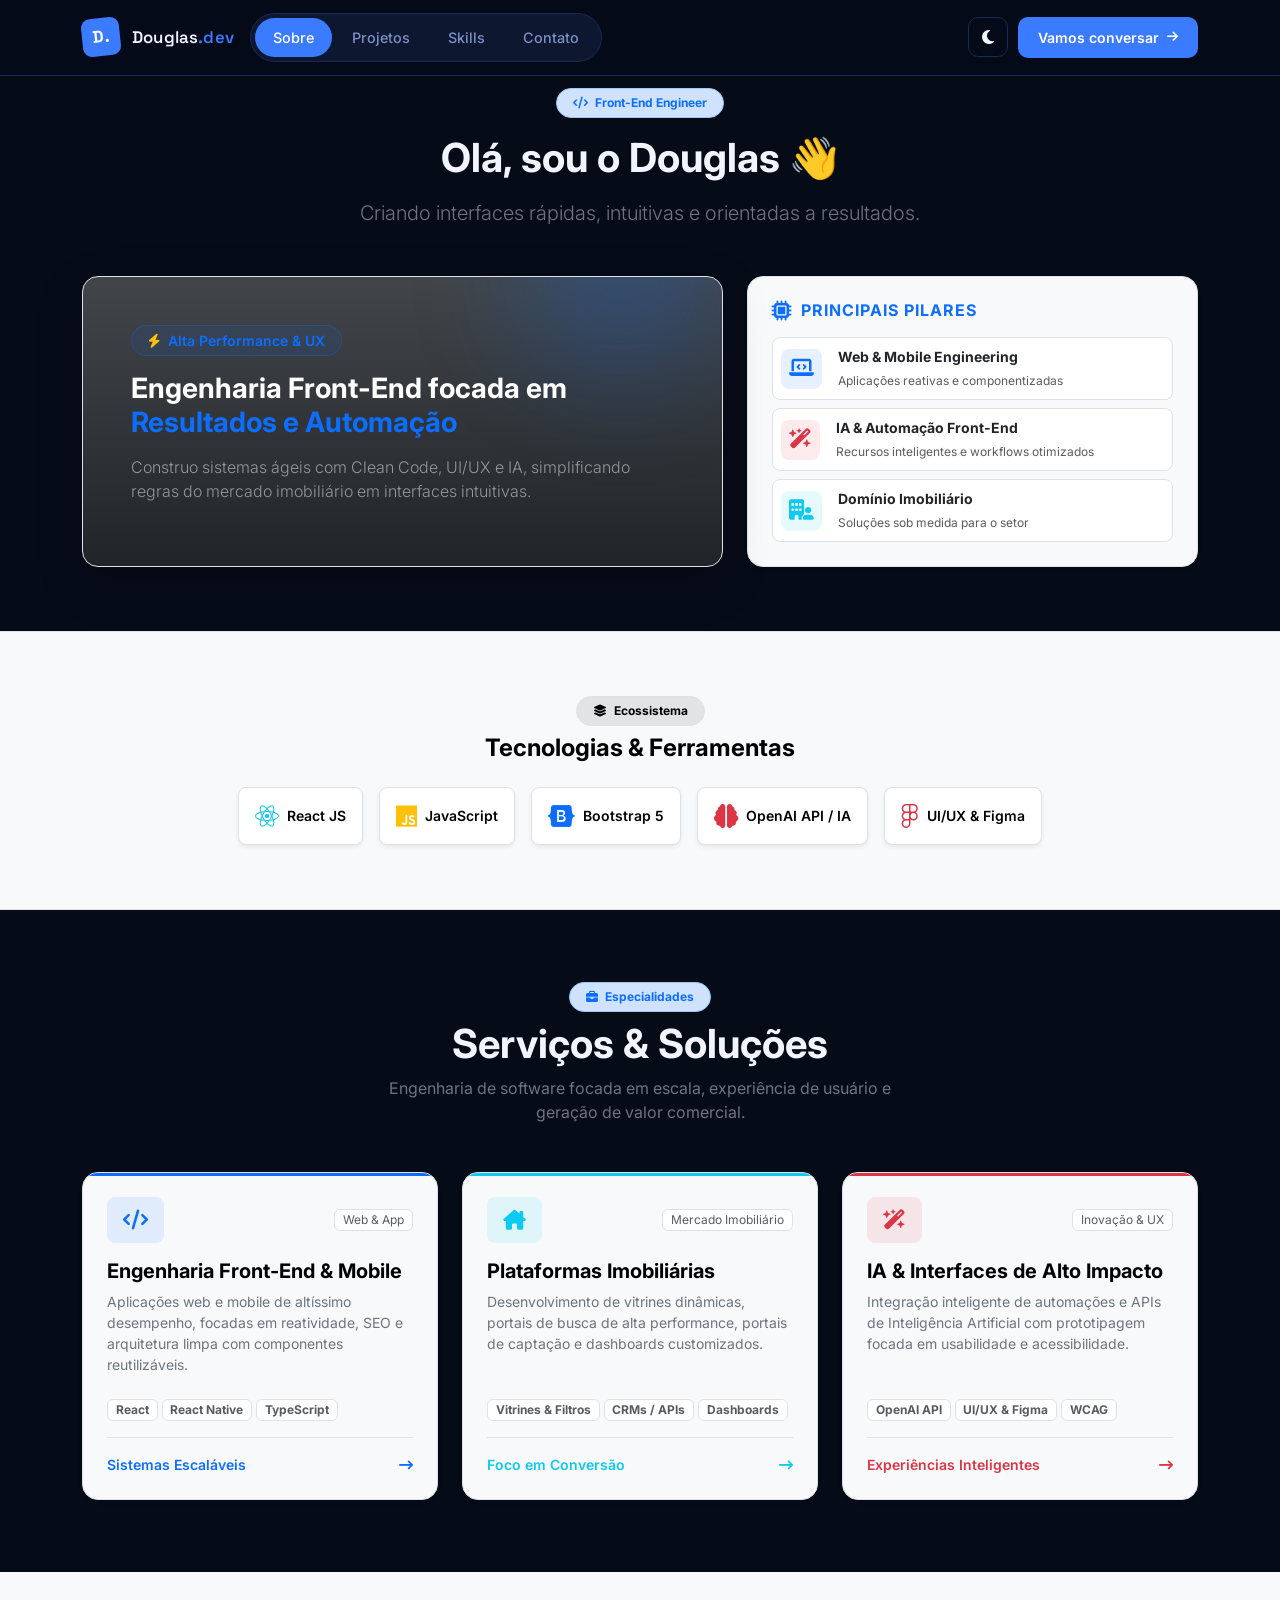
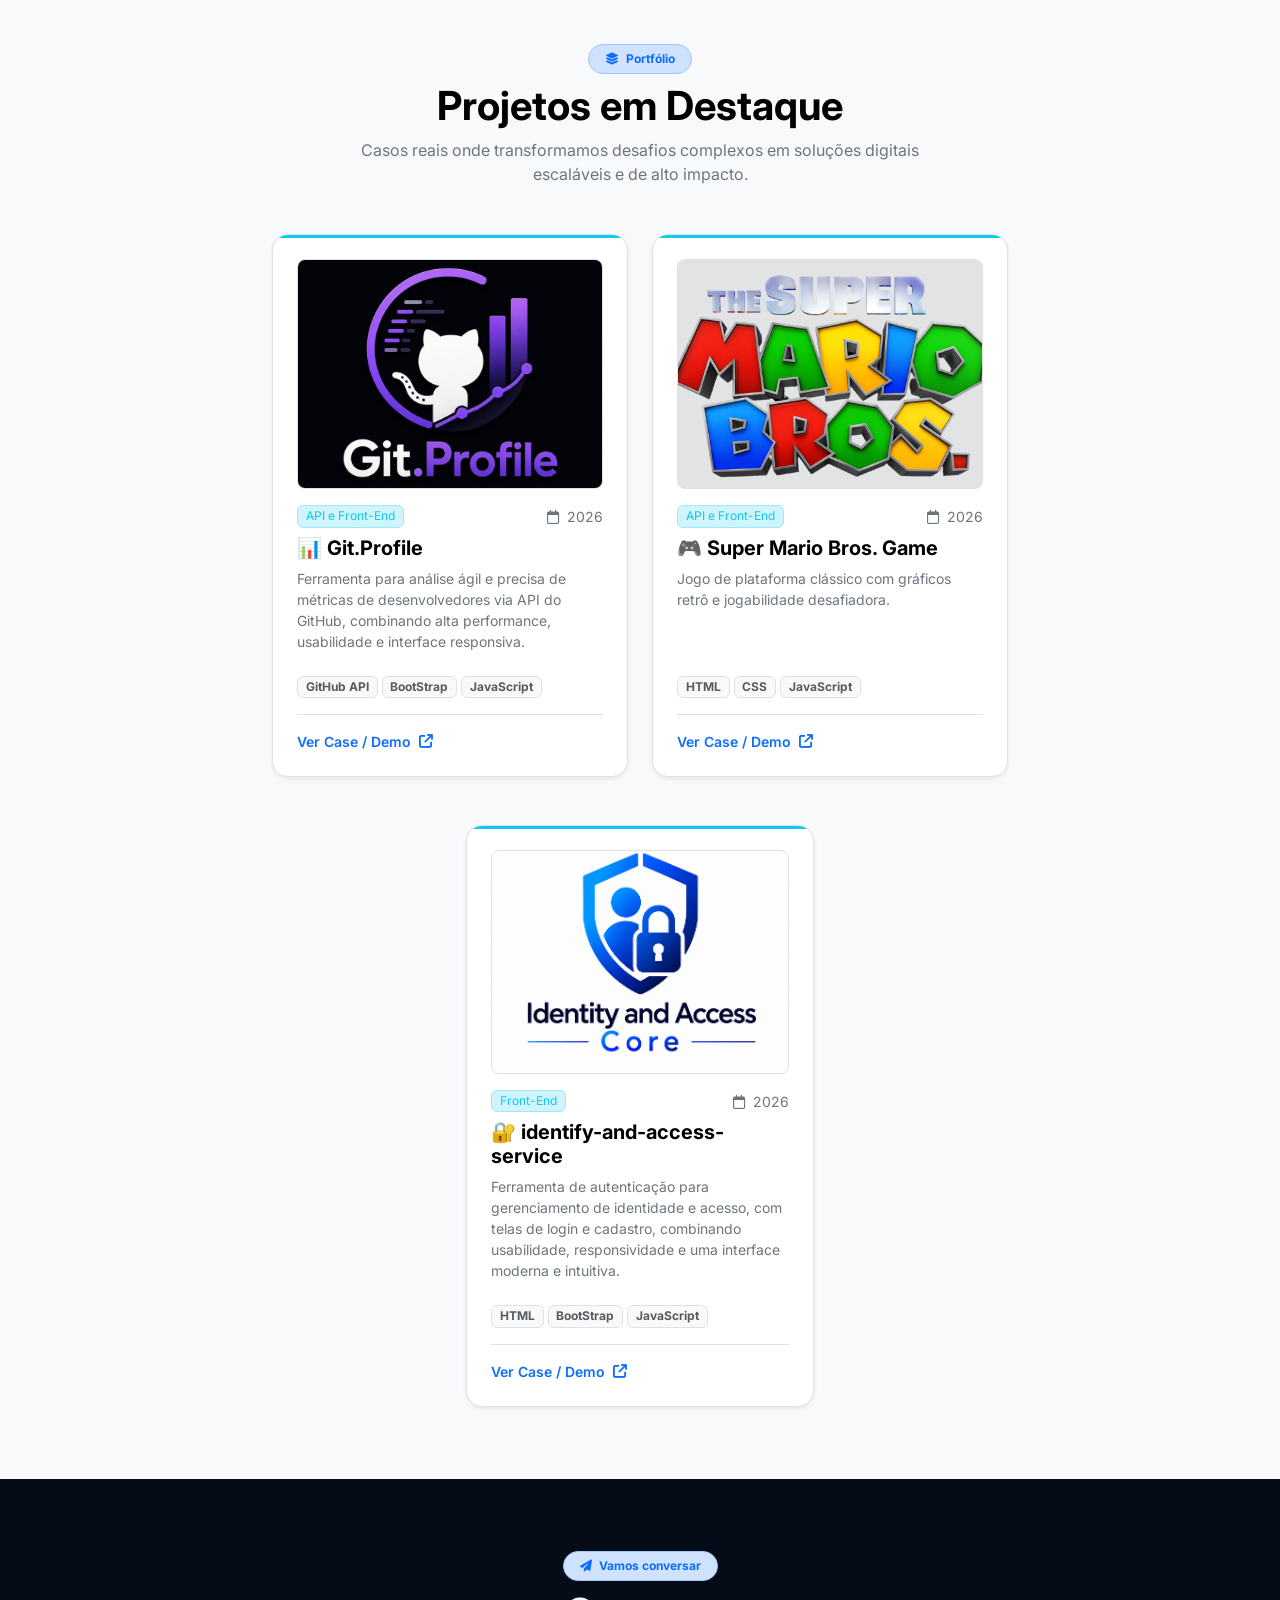
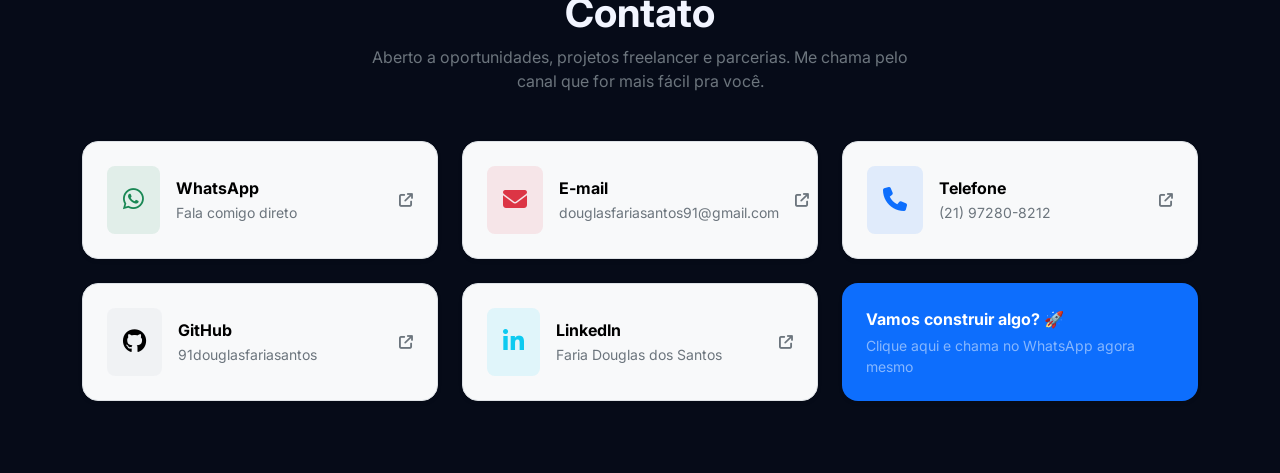
<file: index.html>
<!DOCTYPE html>
<html lang="pt-br">
<head>
    <meta charset="UTF-8">
    <meta name="viewport" content="width=device-width, initial-scale=1.0">
    <title>Douglas Santos - Portfolio</title>
    <!-- CDN BootStrap + Fonts e ícones -->
    <link href="https://cdnjs.cloudflare.com/ajax/libs/bootstrap/5.3.3/css/bootstrap.min.css" rel="stylesheet">
    <link href="https://fonts.googleapis.com/css2?family=Space+Grotesk:wght@500;600;700&family=Inter:wght@400;500;600&display=swap" rel="stylesheet">
    <link rel="stylesheet" href="https://cdnjs.cloudflare.com/ajax/libs/font-awesome/6.5.1/css/all.min.css">
    <link rel="stylesheet" href="./css/style.css"> 
    <link rel="stylesheet" href="./css/about.css">
</head>
<body>

  <!-- Componente da Navbar -->
  <header id="navbar-container"></header>

  <main>
    <!-- Componente Sobre -->
    <div id="sobre-container"></div>

    <!-- Componente Tech Stack -->
    <div id="stack-container"></div>

    <!-- Componente Serviços -->
    <div id="servicos-container"></div>

    <div id="projects-container"></div>

    <!-- Componente Contato -->
    <div id="contato-container"></div>
  </main>

  <!-- JS do Bootstrap -->
  <script src="https://cdnjs.cloudflare.com/ajax/libs/bootstrap/5.3.3/js/bootstrap.bundle.min.js"></script>
  
  <!-- Seu Script Principal -->
  <script src="./js/loadComponents.js"></script>
</body>
</html>
</file>
<file: css/style.css>
/* ============================================================
     TOKENS — identidade azul/branco do Douglas
  ============================================================ */
:root {
  --bg: #060B18;
  --bg-elev: #0D1730;
  --ink: #F2F5FF;
  --ink-dim: #7C8FC4;
  --line: #1B2A52;
  --accent: #3B7BFF;
  --nav-h: 76px;
}

[data-theme="light"] {
  --bg: #EEF3FF;
  --bg-elev: #FFFFFF;
  --ink: #0B1A3C;
  --ink-dim: #4E6296;
  --line: #C6D6FA;
  --accent: #2255E8;
}

* {
  box-sizing: border-box;
}

body {
  margin: 0;
  background: var(--bg);
  color: var(--ink);
  font-family: 'Inter', sans-serif;
  min-height: 180vh;
  /* só pra visualizar o scroll, remova no seu site */
  transition: background .35s ease, color .35s ease;
}

.demo {
  max-width: 720px;
  margin: 0 auto;
  padding: 140px 24px;
  color: var(--ink-dim);
  line-height: 1.7;
}

.demo h1 {
  font-family: 'Space Grotesk', sans-serif;
  color: var(--ink);
  font-size: 2rem;
  margin-bottom: 8px;
}

/* ============================================================
     NAVBAR (Bootstrap .navbar por baixo)
  ============================================================ */
#nbar {
  position: fixed;
  top: 0;
  left: 0;
  right: 0;
  z-index: 100;
  min-height: var(--nav-h);
  background: color-mix(in srgb, var(--bg) 78%, transparent) !important;
  backdrop-filter: blur(14px) saturate(140%);
  -webkit-backdrop-filter: blur(14px) saturate(140%);
  border-bottom: 1px solid var(--line);
}

/* --- Logo / monograma ------------------------------------- */
.brand {
  display: flex;
  align-items: center;
  gap: 12px;
  text-decoration: none;
  color: var(--ink) !important;
  font-family: 'Space Grotesk', sans-serif;
  font-weight: 600;
  font-size: 1.05rem;
  letter-spacing: .01em;
}

.mono {
  width: 38px;
  height: 38px;
  flex: none;
  display: flex;
  align-items: center;
  justify-content: center;
  background: var(--accent);
  color: #FFFFFF;
  font-family: 'Space Grotesk', sans-serif;
  font-weight: 700;
  font-size: 1.05rem;
  border-radius: 9px;
  transform: rotate(-6deg);
  transition: transform .3s ease;
}

.brand:hover .mono {
  transform: rotate(0deg);
}

.brand .name-full span {
  color: var(--accent);
}

/* --- Links centrais (pill + indicador deslizante) ---------- */
.nav-links {
  position: relative;
  display: flex;
  align-items: center;
  gap: 2px;
  background: var(--bg-elev);
  border: 1px solid var(--line);
  padding: 4px;
  border-radius: 999px;
}

.nav-link {
  position: relative;
  z-index: 2;
  padding: 9px 18px !important;
  font-size: .9rem;
  font-weight: 500;
  color: var(--ink-dim) !important;
  border-radius: 999px;
  transition: color .25s ease;
  white-space: nowrap;
}

.nav-link:hover {
  color: var(--ink) !important;
}

.nav-link.active {
  color: #fff !important;
}

.nav-indicator {
  position: absolute;
  z-index: 1;
  top: 4px;
  bottom: 4px;
  left: 4px;
  width: 96px;
  background: var(--accent);
  border-radius: 999px;
  transition: transform .35s cubic-bezier(.65, 0, .35, 1), width .35s cubic-bezier(.65, 0, .35, 1);
}

/* --- Ações à direita --------------------------------------- */
.icon-btn {
  width: 40px;
  height: 40px;
  display: flex;
  align-items: center;
  justify-content: center;
  background: transparent;
  border: 1px solid var(--line);
  border-radius: 10px;
  color: var(--ink);
  transition: border-color .25s ease, transform .25s ease;
}

.icon-btn:hover {
  border-color: var(--accent);
  transform: translateY(-1px);
}

.icon-btn:focus-visible,
.cta:focus-visible,
.nav-link:focus-visible {
  outline: 2px solid var(--accent);
  outline-offset: 2px;
}

#stack i:hover,
#stack .p-3:hover i {
    transform: scale(1.2) translateY(-3px);
}

.cta {
  display: flex;
  align-items: center;
  gap: 8px;
  padding: 10px 20px !important;
  background: var(--accent);
  color: #FFFFFF !important;
  font-weight: 600;
  font-size: .88rem;
  border: none;
  border-radius: 10px;
  text-decoration: none;
  transition: transform .25s ease, box-shadow .25s ease;
}

.cta:hover {
  transform: translateY(-1px);
  box-shadow: 0 8px 20px -6px color-mix(in srgb, var(--accent) 60%, transparent);
}

.cta i {
  font-size: .78rem;
  transition: transform .25s ease;
}

.cta:hover i {
  transform: translateX(3px);
}

/* --- Wrapper interno: layout flex, sem interferir no display
         que o Bootstrap usa pra abrir/fechar o #navCollapse ------ */
.nav-inner {
  display: flex;
  align-items: center;
  justify-content: space-between;
  width: 100%;
  gap: 20px;
}

.nav-actions {
  display: flex;
  align-items: center;
  gap: 10px;
  flex: none;
}

/* --- Toggler mobile (substitui o ícone padrão do Bootstrap) - */
.navbar-toggler {
  width: 40px;
  height: 40px;
  padding: 0 !important;
  display: flex;
  align-items: center;
  justify-content: center;
  background: transparent;
  border: 1px solid var(--line) !important;
  border-radius: 10px;
  color: var(--ink);
  box-shadow: none !important;
}

.navbar-toggler i {
  font-size: 1rem;
}


/* --- Painel colapsável no mobile ----------------------------- */
@media (max-width:991.98px) {
  #navCollapse {
    position: absolute;
    top: 100%;
    left: 0;
    right: 0;
    background: var(--bg-elev);
    border-bottom: 1px solid var(--line);
    box-shadow: 0 16px 32px -12px rgba(0, 0, 0, .4);
    padding: 12px 24px 24px;
    max-height: calc(100vh - var(--nav-h));
    overflow-y: auto;
  }

  .nav-inner {
    flex-direction: column;
    align-items: stretch;
    gap: 0;
  }

  .nav-links {
    width: 100%;
    flex-direction: column;
    align-items: stretch;
    background: transparent;
    border: none;
    padding: 4px 0 0;
    margin: 0;
    gap: 0;
  }

  .nav-links li {
    width: 100%;
  }

  .nav-link {
    display: block;
    padding: 14px 4px !important;
    border-bottom: 1px solid var(--line);
    border-radius: 0;
  }

  .nav-link.active {
    color: var(--accent) !important;
  }

  .nav-indicator {
    display: none;
  }

  .nav-actions {
    flex-direction: column;
    align-items: stretch;
    gap: 12px;
    margin-top: 16px;
  }

  .icon-btn {
    width: 100%;
    height: 44px;
    gap: 8px;
  }

  .icon-btn::after {
    content: "Tema";
    font-size: .85rem;
    font-weight: 500;
  }

  .cta {
    width: 100%;
    justify-content: center;
    padding: 13px 20px !important;
  }
}
</file>
<file: css/about.css>
.title-line {
    width: 60px;
    height: 4px;
    background-color: var(--bs-primary);
    border-radius: 2px;
    margin-top: 8px;
    color: white;
}

.fs-7 {
    font-size: 0.85rem;
}

.tracking-wider {
    letter-spacing: 1px;
}
</file>
